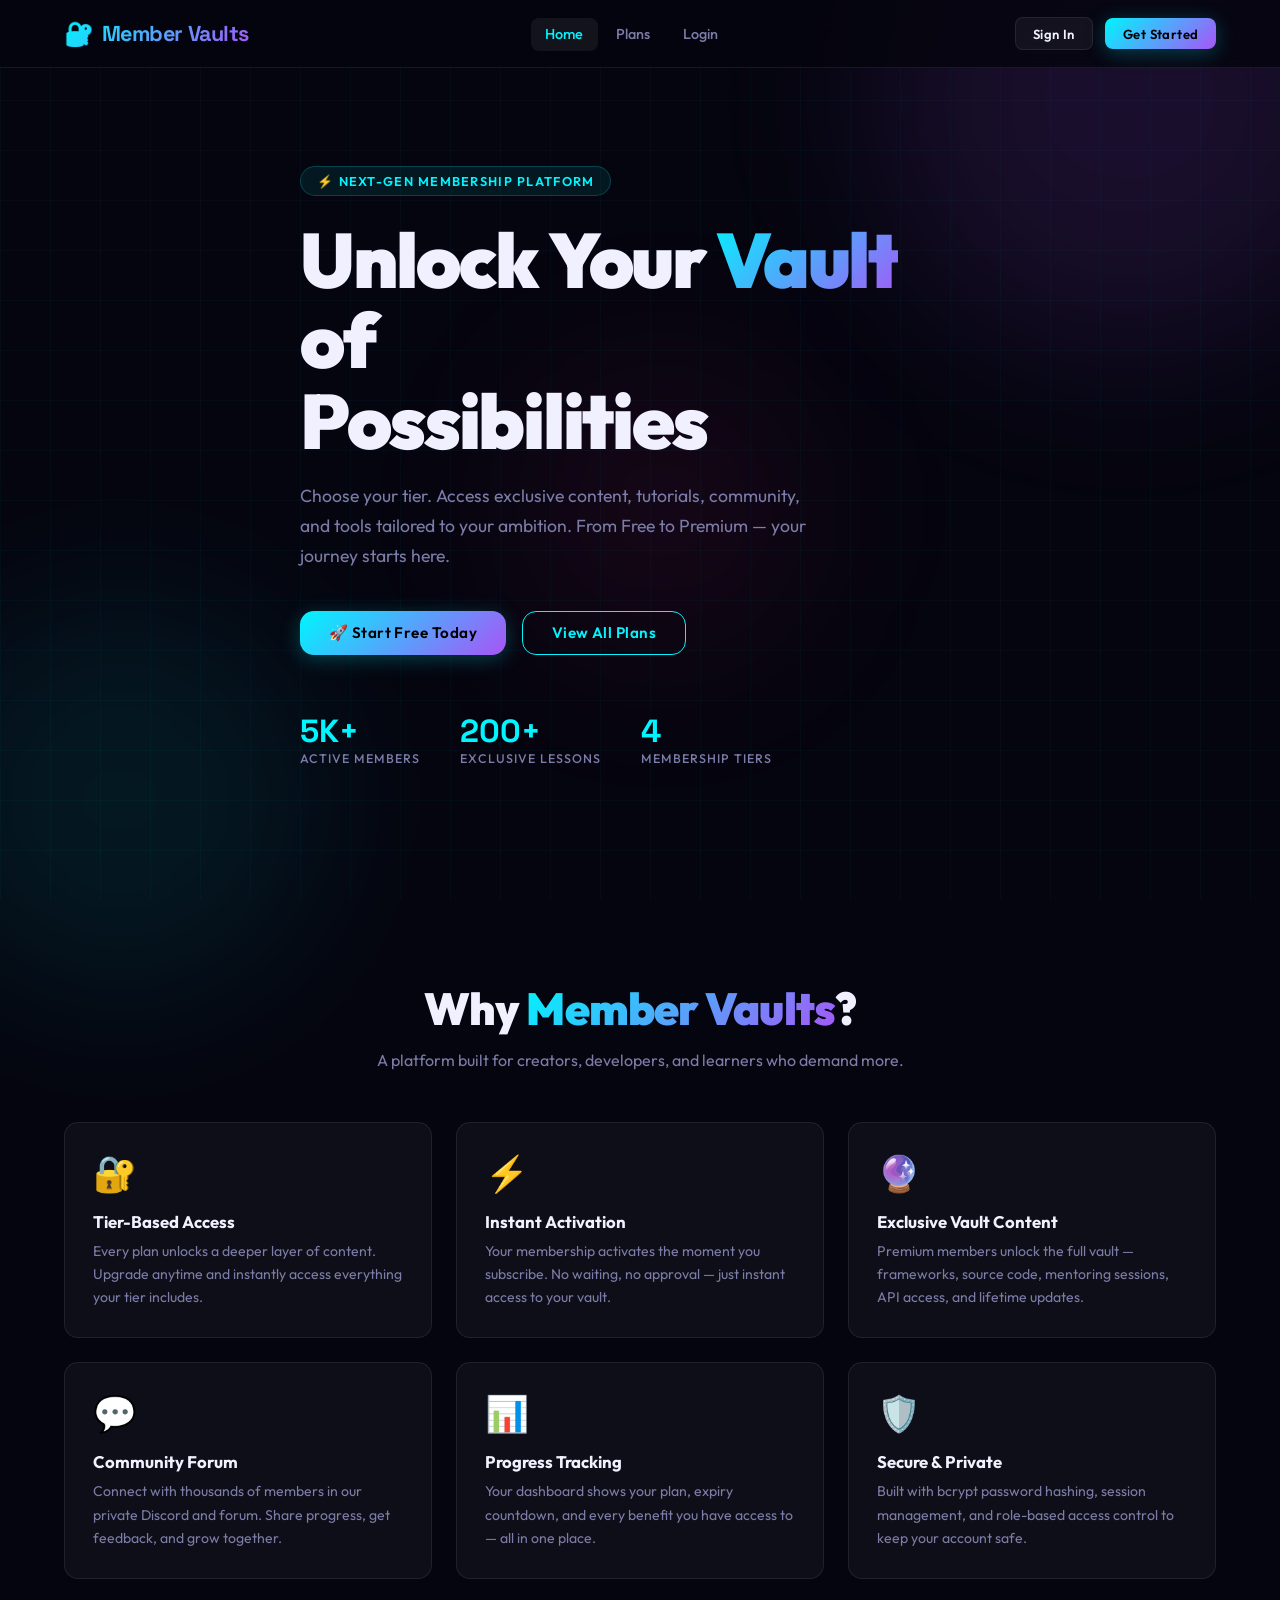
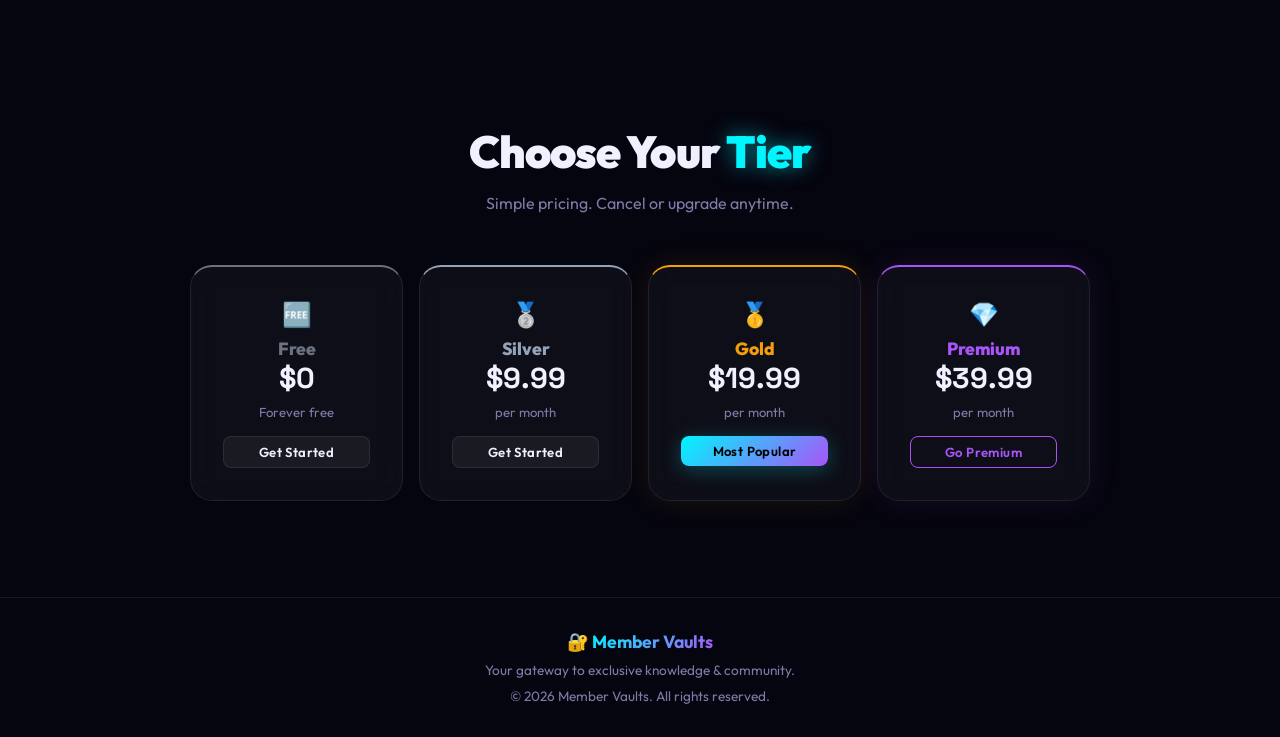
<file: index.html>
<!DOCTYPE html>
<html lang="en">
<head>
  <meta charset="UTF-8"/>
  <meta name="viewport" content="width=device-width,initial-scale=1.0"/>
  <title>Member Vaults – Unlock Your Potential</title>
  <meta name="description" content="Member Vaults – a futuristic subscription membership platform with Free, Silver, Gold, and Premium plans. Unlock tier-based access to exclusive content."/>
  <link rel="stylesheet" href="css/style.css"/>
  <link rel="stylesheet" href="css/components.css"/>
</head>
<body>
  <div class="grid-bg"></div>
  <div class="orb orb-1"></div>
  <div class="orb orb-2"></div>
  <div class="orb orb-3"></div>

  <!-- NAVBAR -->
  <nav class="navbar">
    <div class="container">
      <a class="nav-logo" href="index.html"><span>🔐</span> Member Vaults</a>
      <ul class="nav-links" id="nav-links">
        <li><a href="index.html" class="active">Home</a></li>
        <li><a href="plans.html">Plans</a></li>
        <li><a href="login.html">Login</a></li>
      </ul>
      <div class="nav-actions">
        <a href="login.html" class="btn btn-ghost btn-sm">Sign In</a>
        <a href="register.html" class="btn btn-primary btn-sm">Get Started</a>
        <div class="hamburger" id="hamburger"><span></span><span></span><span></span></div>
      </div>
    </div>
  </nav>

  <!-- HERO -->
  <section class="hero section">
    <div class="container">
      <div class="hero-content">
        <div class="hero-eyebrow fade-up">⚡ Next-Gen Membership Platform</div>
        <h1 class="hero-title fade-up-2">
          Unlock Your <span class="gradient-text">Vault</span> of<br>Possibilities
        </h1>
        <p class="hero-subtitle fade-up-3">
          Choose your tier. Access exclusive content, tutorials, community, and tools tailored to your ambition. From Free to Premium — your journey starts here.
        </p>
        <div class="hero-actions fade-up-4">
          <a href="register.html" class="btn btn-primary">🚀 Start Free Today</a>
          <a href="plans.html" class="btn btn-outline">View All Plans</a>
        </div>
        <div class="hero-stats fade-up-4">
          <div class="stat-item">
            <div class="stat-value">5K+</div>
            <div class="stat-label">Active Members</div>
          </div>
          <div class="stat-item">
            <div class="stat-value">200+</div>
            <div class="stat-label">Exclusive Lessons</div>
          </div>
          <div class="stat-item">
            <div class="stat-value">4</div>
            <div class="stat-label">Membership Tiers</div>
          </div>
        </div>
      </div>
    </div>
  </section>

  <!-- FEATURES -->
  <section class="section" style="padding:5rem 0">
    <div class="container">
      <div class="section-head">
        <h2>Why <span class="gradient-text">Member Vaults</span>?</h2>
        <p>A platform built for creators, developers, and learners who demand more.</p>
      </div>
      <div class="grid-3">
        <div class="feature-card fade-up">
          <div class="feature-icon">🔐</div>
          <div class="feature-title">Tier-Based Access</div>
          <div class="feature-desc">Every plan unlocks a deeper layer of content. Upgrade anytime and instantly access everything your tier includes.</div>
        </div>
        <div class="feature-card fade-up-2">
          <div class="feature-icon">⚡</div>
          <div class="feature-title">Instant Activation</div>
          <div class="feature-desc">Your membership activates the moment you subscribe. No waiting, no approval — just instant access to your vault.</div>
        </div>
        <div class="feature-card fade-up-3">
          <div class="feature-icon">🔮</div>
          <div class="feature-title">Exclusive Vault Content</div>
          <div class="feature-desc">Premium members unlock the full vault — frameworks, source code, mentoring sessions, API access, and lifetime updates.</div>
        </div>
        <div class="feature-card fade-up">
          <div class="feature-icon">💬</div>
          <div class="feature-title">Community Forum</div>
          <div class="feature-desc">Connect with thousands of members in our private Discord and forum. Share progress, get feedback, and grow together.</div>
        </div>
        <div class="feature-card fade-up-2">
          <div class="feature-icon">📊</div>
          <div class="feature-title">Progress Tracking</div>
          <div class="feature-desc">Your dashboard shows your plan, expiry countdown, and every benefit you have access to — all in one place.</div>
        </div>
        <div class="feature-card fade-up-3">
          <div class="feature-icon">🛡️</div>
          <div class="feature-title">Secure & Private</div>
          <div class="feature-desc">Built with bcrypt password hashing, session management, and role-based access control to keep your account safe.</div>
        </div>
      </div>
    </div>
  </section>

  <!-- PLANS PREVIEW -->
  <section class="section" style="padding:4rem 0 6rem">
    <div class="container">
      <div class="section-head">
        <h2>Choose Your <span class="neon-text">Tier</span></h2>
        <p>Simple pricing. Cancel or upgrade anytime.</p>
      </div>
      <div style="display:grid;grid-template-columns:repeat(auto-fit,minmax(200px,1fr));gap:1rem;max-width:900px;margin:0 auto">
        <div class="glass p-4 text-center fade-up" style="border-top:2px solid #6b7280">
          <div style="font-size:1.5rem;margin-bottom:.5rem">🆓</div>
          <div style="font-weight:800;color:#6b7280;font-size:1.1rem">Free</div>
          <div style="font-size:1.8rem;font-weight:900;font-family:var(--font-alt)">$0</div>
          <div class="small mt-1">Forever free</div>
          <a href="register.html" class="btn btn-ghost btn-sm btn-full mt-2">Get Started</a>
        </div>
        <div class="glass p-4 text-center fade-up-2" style="border-top:2px solid #94a3b8">
          <div style="font-size:1.5rem;margin-bottom:.5rem">🥈</div>
          <div style="font-weight:800;color:#94a3b8;font-size:1.1rem">Silver</div>
          <div style="font-size:1.8rem;font-weight:900;font-family:var(--font-alt)">$9.99</div>
          <div class="small mt-1">per month</div>
          <a href="register.html" class="btn btn-ghost btn-sm btn-full mt-2">Get Started</a>
        </div>
        <div class="glass p-4 text-center fade-up-3" style="border-top:2px solid #f59e0b;box-shadow:0 0 30px rgba(245,158,11,.1)">
          <div style="font-size:1.5rem;margin-bottom:.5rem">🥇</div>
          <div style="font-weight:800;color:#f59e0b;font-size:1.1rem">Gold</div>
          <div style="font-size:1.8rem;font-weight:900;font-family:var(--font-alt)">$19.99</div>
          <div class="small mt-1">per month</div>
          <a href="register.html" class="btn btn-primary btn-sm btn-full mt-2">Most Popular</a>
        </div>
        <div class="glass p-4 text-center fade-up-4" style="border-top:2px solid #a855f7;box-shadow:0 0 30px rgba(168,85,247,.1)">
          <div style="font-size:1.5rem;margin-bottom:.5rem">💎</div>
          <div style="font-weight:800;color:#a855f7;font-size:1.1rem">Premium</div>
          <div style="font-size:1.8rem;font-weight:900;font-family:var(--font-alt)">$39.99</div>
          <div class="small mt-1">per month</div>
          <a href="register.html" class="btn btn-outline btn-sm btn-full mt-2" style="border-color:#a855f7;color:#a855f7">Go Premium</a>
        </div>
      </div>
    </div>
  </section>

  <!-- FOOTER -->
  <footer class="footer">
    <div class="container">
      <div class="footer-logo">🔐 <span class="gradient-text">Member Vaults</span></div>
      <p>Your gateway to exclusive knowledge & community.</p>
      <p style="margin-top:.5rem">&copy; 2026 Member Vaults. All rights reserved.</p>
    </div>
  </footer>

  <script src="js/main.js"></script>
</body>
</html>
</file>
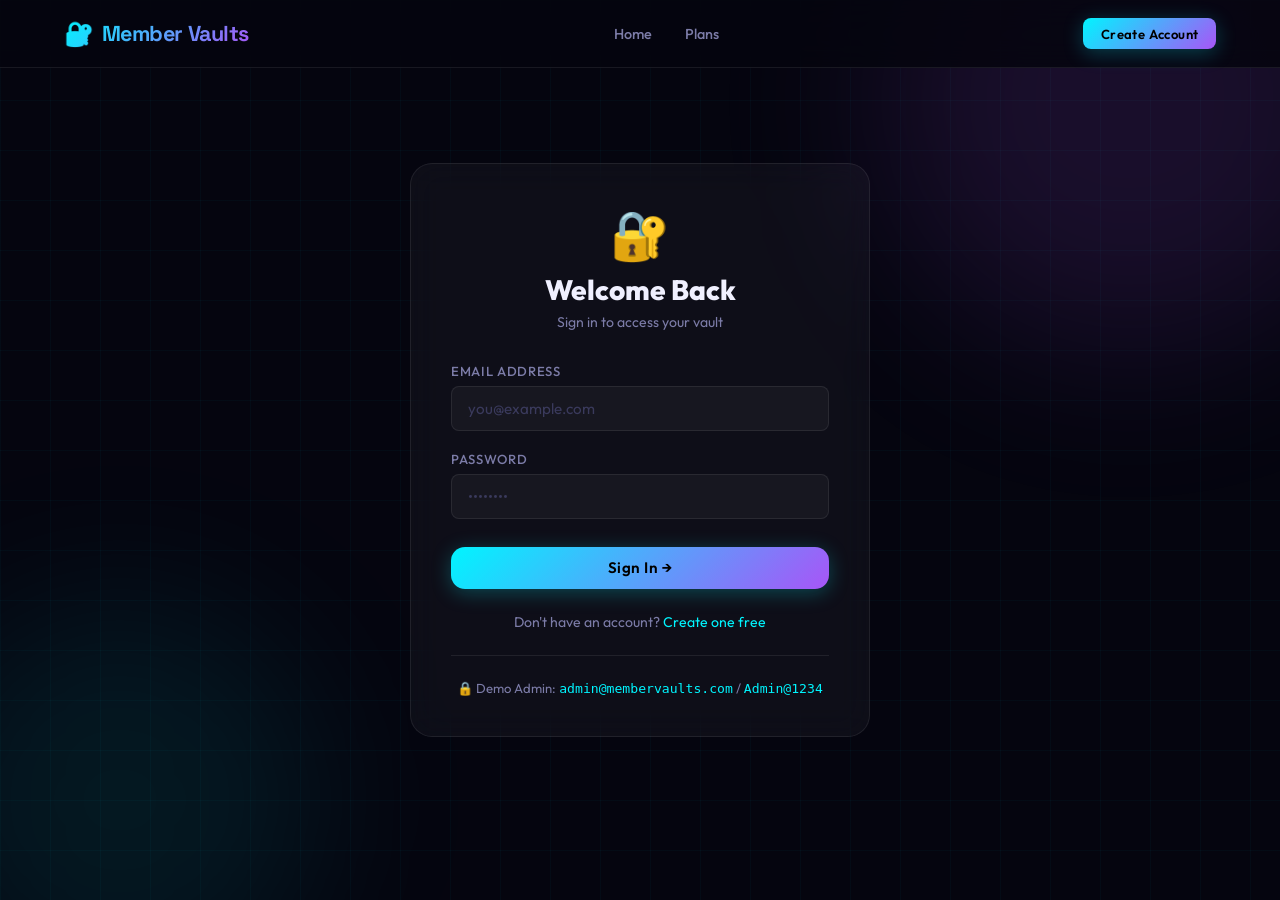
<file: login.html>
<!DOCTYPE html>
<html lang="en">
<head>
  <meta charset="UTF-8"/>
  <meta name="viewport" content="width=device-width,initial-scale=1.0"/>
  <title>Sign In – Member Vaults</title>
  <meta name="description" content="Sign in to your Member Vaults account and access your subscription dashboard."/>
  <link rel="stylesheet" href="css/style.css"/>
  <link rel="stylesheet" href="css/components.css"/>
</head>
<body>
  <div class="grid-bg"></div>
  <div class="orb orb-1"></div>
  <div class="orb orb-2"></div>

  <!-- NAVBAR -->
  <nav class="navbar">
    <div class="container">
      <a class="nav-logo" href="index.html"><span>🔐</span> Member Vaults</a>
      <ul class="nav-links" id="nav-links">
        <li><a href="index.html">Home</a></li>
        <li><a href="plans.html">Plans</a></li>
      </ul>
      <div class="nav-actions">
        <a href="register.html" class="btn btn-primary btn-sm">Create Account</a>
        <div class="hamburger" id="hamburger"><span></span><span></span><span></span></div>
      </div>
    </div>
  </nav>

  <!-- LOGIN -->
  <div class="auth-page">
    <div class="auth-card glass fade-up">
      <div style="text-align:center;margin-bottom:2rem">
        <div style="font-size:3rem;margin-bottom:.5rem">🔐</div>
        <h1 class="auth-title">Welcome Back</h1>
        <p class="auth-subtitle">Sign in to access your vault</p>
      </div>

      <form class="auth-form" id="login-form" novalidate>
        <div class="form-group">
          <label class="form-label" for="email">Email Address</label>
          <input class="form-input" type="email" id="email" name="email" placeholder="you@example.com" required autocomplete="email"/>
        </div>
        <div class="form-group">
          <label class="form-label" for="password">Password</label>
          <input class="form-input" type="password" id="password" name="password" placeholder="••••••••" required autocomplete="current-password"/>
        </div>
        <button type="submit" class="btn btn-primary btn-full" style="margin-top:.5rem">Sign In →</button>
      </form>

      <div class="auth-footer">
        Don't have an account? <a href="register.html">Create one free</a>
      </div>

      <div class="divider"></div>
      <div style="text-align:center">
        <p class="small">🔒 Demo Admin: <code style="color:var(--neon-cyan)">admin@membervaults.com</code> / <code style="color:var(--neon-cyan)">Admin@1234</code></p>
      </div>
    </div>
  </div>

  <script src="js/main.js"></script>
  <script src="js/auth.js"></script>
</body>
</html>
</file>
<file: css/style.css>
/* ============================================================
   Member Vaults – Global Styles (css/style.css)
   Dark Neon-Glassmorphism Theme
============================================================ */

@import url('https://fonts.googleapis.com/css2?family=Outfit:wght@300;400;500;600;700;900&family=Space+Grotesk:wght@300;400;500;700&display=swap');

/* ── Design Tokens ── */
:root {
  --neon-cyan:     #00f5ff;
  --neon-purple:   #a855f7;
  --neon-pink:     #f72585;
  --neon-gold:     #f59e0b;
  --neon-silver:   #94a3b8;

  --bg-base:       #05050f;
  --bg-surface:    #0d0d1a;
  --bg-card:       rgba(255,255,255,0.04);
  --glass-border:  rgba(255,255,255,0.08);
  --glass-blur:    16px;

  --text-primary:  #f0f0ff;
  --text-muted:    #7c7ca8;
  --text-dim:      #3a3a5c;

  --radius-sm:     8px;
  --radius-md:     14px;
  --radius-lg:     22px;
  --radius-xl:     32px;

  --transition:    0.25s cubic-bezier(0.4,0,0.2,1);
  --font-main:     'Outfit', sans-serif;
  --font-alt:      'Space Grotesk', sans-serif;
}

/* ── Reset ── */
*, *::before, *::after { box-sizing: border-box; margin: 0; padding: 0; }
html { scroll-behavior: smooth; }
body {
  font-family: var(--font-main);
  background: var(--bg-base);
  color: var(--text-primary);
  min-height: 100vh;
  overflow-x: hidden;
}

a { color: var(--neon-cyan); text-decoration: none; transition: opacity var(--transition); }
a:hover { opacity: .75; }
ul { list-style: none; }
img { max-width: 100%; }

/* ── Scrollbar ── */
::-webkit-scrollbar { width: 6px; }
::-webkit-scrollbar-track { background: var(--bg-base); }
::-webkit-scrollbar-thumb { background: var(--neon-purple); border-radius: 99px; }

/* ── Grid Background ── */
.grid-bg {
  position: fixed; inset: 0; z-index: 0; pointer-events: none;
  background-image:
    linear-gradient(rgba(0,245,255,0.03) 1px, transparent 1px),
    linear-gradient(90deg, rgba(0,245,255,0.03) 1px, transparent 1px);
  background-size: 50px 50px;
}

/* ── Glow Orbs ── */
.orb {
  position: fixed; border-radius: 50%; filter: blur(80px);
  pointer-events: none; z-index: 0; animation: drift 12s ease-in-out infinite alternate;
}
.orb-1 { width: 500px; height: 500px; background: rgba(168,85,247,.12); top: -150px; right: -100px; }
.orb-2 { width: 400px; height: 400px; background: rgba(0,245,255,.08); bottom: -100px; left: -80px; animation-delay:-6s; }
.orb-3 { width: 300px; height: 300px; background: rgba(247,37,133,.07); top: 40%; left: 40%; animation-delay:-3s; }

@keyframes drift {
  from { transform: translate(0,0) scale(1); }
  to   { transform: translate(30px,20px) scale(1.05); }
}

/* ── Glass Card ── */
.glass {
  background: var(--bg-card);
  border: 1px solid var(--glass-border);
  backdrop-filter: blur(var(--glass-blur));
  -webkit-backdrop-filter: blur(var(--glass-blur));
  border-radius: var(--radius-lg);
}

/* ── Neon Text ── */
.neon-text { color: var(--neon-cyan); text-shadow: 0 0 20px rgba(0,245,255,.5), 0 0 60px rgba(0,245,255,.2); }
.neon-purple { color: var(--neon-purple); text-shadow: 0 0 20px rgba(168,85,247,.5); }
.neon-pink   { color: var(--neon-pink);   text-shadow: 0 0 20px rgba(247,37,133,.5); }
.neon-gold   { color: var(--neon-gold);   text-shadow: 0 0 20px rgba(245,158,11,.5); }

/* ── Buttons ── */
.btn {
  display: inline-flex; align-items: center; justify-content: center; gap: .5rem;
  padding: .7rem 1.8rem; border-radius: var(--radius-md); font-family: var(--font-main);
  font-size: .95rem; font-weight: 600; cursor: pointer; border: none;
  transition: all var(--transition); position: relative; overflow: hidden;
  letter-spacing: .03em;
}
.btn::after {
  content: ''; position: absolute; inset: 0;
  background: rgba(255,255,255,.06); opacity: 0; transition: opacity var(--transition);
}
.btn:hover::after { opacity: 1; }

.btn-primary {
  background: linear-gradient(135deg, var(--neon-cyan), var(--neon-purple));
  color: #000; box-shadow: 0 4px 20px rgba(0,245,255,.25);
}
.btn-primary:hover { transform: translateY(-2px); box-shadow: 0 6px 30px rgba(0,245,255,.4); }

.btn-outline {
  background: transparent; color: var(--neon-cyan);
  border: 1.5px solid var(--neon-cyan); box-shadow: inset 0 0 0 0 rgba(0,245,255,.1);
}
.btn-outline:hover {
  background: rgba(0,245,255,.08); transform: translateY(-2px);
  box-shadow: 0 0 20px rgba(0,245,255,.2);
}

.btn-ghost {
  background: rgba(255,255,255,.05); color: var(--text-primary);
  border: 1px solid var(--glass-border);
}
.btn-ghost:hover { background: rgba(255,255,255,.1); transform: translateY(-1px); }

.btn-danger {
  background: linear-gradient(135deg, #ef4444, #dc2626);
  color: #fff; box-shadow: 0 4px 16px rgba(239,68,68,.3);
}
.btn-danger:hover { transform: translateY(-2px); box-shadow: 0 6px 24px rgba(239,68,68,.5); }

.btn-sm { padding: .45rem 1.1rem; font-size: .82rem; border-radius: var(--radius-sm); }
.btn-full { width: 100%; }

.btn:disabled { opacity: .4; cursor: not-allowed; transform: none !important; }

/* ── Input Fields ── */
.form-group { display: flex; flex-direction: column; gap: .45rem; }
.form-label { font-size: .82rem; font-weight: 500; color: var(--text-muted); letter-spacing: .05em; text-transform: uppercase; }
.form-input {
  background: rgba(255,255,255,.04); border: 1.5px solid var(--glass-border);
  color: var(--text-primary); border-radius: var(--radius-sm); padding: .75rem 1rem;
  font-family: var(--font-main); font-size: .95rem; transition: all var(--transition); outline: none;
}
.form-input:focus { border-color: var(--neon-cyan); box-shadow: 0 0 0 3px rgba(0,245,255,.12); background: rgba(0,245,255,.04); }
.form-input::placeholder { color: var(--text-dim); }
.form-input.error { border-color: var(--neon-pink) !important; box-shadow: 0 0 0 3px rgba(247,37,133,.12); }
select.form-input { cursor: pointer; }
select.form-input option { background: #1a1a2e; color: var(--text-primary); }

/* ── Badge ── */
.badge {
  display: inline-flex; align-items: center; gap: .35rem;
  padding: .25rem .85rem; border-radius: 99px; font-size: .75rem;
  font-weight: 700; letter-spacing: .08em; text-transform: uppercase;
}

/* ── Section ── */
.section { position: relative; z-index: 1; }
.container { max-width: 1200px; margin: 0 auto; padding: 0 1.5rem; }

/* ── Page Content ── */
.page-content { padding-top: 90px; padding-bottom: 60px; min-height: 100vh; position: relative; z-index: 1; }

/* ── Grid layouts ── */
.grid-2 { display: grid; grid-template-columns: repeat(2, 1fr); gap: 1.5rem; }
.grid-3 { display: grid; grid-template-columns: repeat(3, 1fr); gap: 1.5rem; }
.grid-4 { display: grid; grid-template-columns: repeat(4, 1fr); gap: 1.5rem; }

@media (max-width: 900px) {
  .grid-4, .grid-3 { grid-template-columns: repeat(2, 1fr); }
}
@media (max-width: 580px) {
  .grid-4, .grid-3, .grid-2 { grid-template-columns: 1fr; }
}

/* ── Divider ── */
.divider { height: 1px; background: var(--glass-border); margin: 1.5rem 0; }

/* ── Toast ── */
#toast-container {
  position: fixed; top: 1.5rem; right: 1.5rem;
  display: flex; flex-direction: column; gap: .75rem; z-index: 9999;
}
.toast {
  padding: .85rem 1.4rem; border-radius: var(--radius-md);
  font-size: .9rem; font-weight: 500; min-width: 260px; max-width: 360px;
  backdrop-filter: blur(16px); border: 1px solid;
  animation: slideIn .3s ease forwards;
  display: flex; align-items: center; gap: .6rem;
}
.toast.success { background: rgba(16,185,129,.15); border-color: rgba(16,185,129,.4); color: #6ee7b7; }
.toast.error   { background: rgba(247,37,133,.12); border-color: rgba(247,37,133,.35); color: #fca5a5; }
.toast.info    { background: rgba(0,245,255,.1);   border-color: rgba(0,245,255,.3);   color: var(--neon-cyan); }

@keyframes slideIn {
  from { transform: translateX(110%); opacity: 0; }
  to   { transform: translateX(0);    opacity: 1; }
}
@keyframes fadeOut {
  from { opacity: 1; transform: translateX(0); }
  to   { opacity: 0; transform: translateX(110%); }
}

/* ── Spinner ── */
.spinner {
  width: 36px; height: 36px; border-radius: 50%;
  border: 3px solid rgba(0,245,255,.15);
  border-top-color: var(--neon-cyan);
  animation: spin .7s linear infinite; margin: 2rem auto;
}
@keyframes spin { to { transform: rotate(360deg); } }

/* ── Loader overlay ── */
.loading-overlay {
  position: fixed; inset: 0; background: rgba(5,5,15,.85);
  display: flex; align-items: center; justify-content: center;
  z-index: 8888; backdrop-filter: blur(4px);
}

/* ── Tier locked ── */
.tier-locked {
  filter: blur(4px) brightness(.4);
  pointer-events: none; user-select: none;
  position: relative;
}
.lock-badge {
  position: absolute; inset: 0; display: flex; align-items: center; justify-content: center;
  font-size: 2rem; z-index: 2;
}

/* ── Animated gradient text ── */
.gradient-text {
  background: linear-gradient(135deg, var(--neon-cyan), var(--neon-purple), var(--neon-pink));
  background-size: 200% 200%; -webkit-background-clip: text; -webkit-text-fill-color: transparent;
  background-clip: text; animation: gradientShift 4s ease infinite;
}
@keyframes gradientShift {
  0%   { background-position: 0% 50%; }
  50%  { background-position: 100% 50%; }
  100% { background-position: 0% 50%; }
}

/* ── Utilities ── */
.text-center { text-align: center; }
.text-right  { text-align: right; }
.flex        { display: flex; }
.flex-center { display: flex; align-items: center; justify-content: center; }
.flex-between{ display: flex; align-items: center; justify-content: space-between; }
.gap-1 { gap: .5rem; }
.gap-2 { gap: 1rem; }
.gap-3 { gap: 1.5rem; }
.mt-1  { margin-top: .5rem; }
.mt-2  { margin-top: 1rem; }
.mt-3  { margin-top: 1.5rem; }
.mb-2  { margin-bottom: 1rem; }
.mb-3  { margin-bottom: 1.5rem; }
.p-3   { padding: 1.5rem; }
.p-4   { padding: 2rem; }
.hidden { display: none !important; }
.w-full { width: 100%; }
.font-bold { font-weight: 700; }
.small { font-size: .82rem; color: var(--text-muted); }
</file>
<file: css/components.css>
/* ============================================================
   Member Vaults – Components (css/components.css)
============================================================ */

/* ── Navbar ── */
.navbar {
  position: fixed; top: 0; left: 0; right: 0; z-index: 999;
  background: rgba(5,5,15,.85); backdrop-filter: blur(20px);
  border-bottom: 1px solid var(--glass-border);
  height: 68px; display: flex; align-items: center;
  transition: all var(--transition);
}
.navbar .container { display: flex; align-items: center; justify-content: space-between; width: 100%; }
.nav-logo {
  font-family: var(--font-alt); font-size: 1.35rem; font-weight: 700;
  background: linear-gradient(135deg, var(--neon-cyan), var(--neon-purple));
  -webkit-background-clip: text; -webkit-text-fill-color: transparent;
  background-clip: text; display: flex; align-items: center; gap:.5rem;
  letter-spacing: -.02em;
}
.nav-logo span { font-size: 1.5rem; }
.nav-links { display: flex; align-items: center; gap: .25rem; }
.nav-links a {
  padding: .45rem .9rem; border-radius: var(--radius-sm); color: var(--text-muted);
  font-size: .9rem; font-weight: 500; transition: all var(--transition);
}
.nav-links a:hover, .nav-links a.active { color: var(--text-primary); background: rgba(255,255,255,.06); }
.nav-links a.active { color: var(--neon-cyan); }
.nav-actions { display: flex; align-items: center; gap: .75rem; }
.nav-user {
  display: flex; align-items: center; gap: .5rem;
  font-size: .88rem; color: var(--text-muted);
}
.nav-user strong { color: var(--text-primary); }
.hamburger { display: none; flex-direction: column; gap: 5px; cursor: pointer; padding: 4px; }
.hamburger span { display: block; width: 22px; height: 2px; background: var(--text-primary); border-radius: 99px; transition: all .3s; }

@media (max-width: 768px) {
  .nav-links { display: none; position: absolute; top: 68px; left:0; right:0; background: rgba(5,5,15,.97); flex-direction: column; padding: 1rem; gap: .25rem; border-bottom: 1px solid var(--glass-border); }
  .nav-links.open { display: flex; }
  .hamburger { display: flex; }
}

/* ── Hero Section ── */
.hero {
  min-height: 100vh; display: flex; align-items: center;
  position: relative; z-index: 1; padding: 6rem 0 4rem;
}
.hero-content { max-width: 680px; }
.hero-eyebrow {
  display: inline-flex; align-items: center; gap: .5rem;
  padding: .35rem 1rem; background: rgba(0,245,255,.08);
  border: 1px solid rgba(0,245,255,.2); border-radius: 99px;
  font-size: .8rem; font-weight: 600; color: var(--neon-cyan);
  letter-spacing: .1em; text-transform: uppercase; margin-bottom: 1.5rem;
}
.hero-title { font-size: clamp(2.8rem, 6vw, 5rem); font-weight: 900; line-height: 1.05; margin-bottom: 1.25rem; letter-spacing: -.03em; }
.hero-subtitle { font-size: 1.1rem; color: var(--text-muted); max-width: 520px; line-height: 1.7; margin-bottom: 2.5rem; }
.hero-actions { display: flex; gap: 1rem; flex-wrap: wrap; }
.hero-stats { display: flex; gap: 2.5rem; margin-top: 3.5rem; flex-wrap: wrap; }
.stat-item { }
.stat-value { font-size: 2rem; font-weight: 900; font-family: var(--font-alt); color: var(--neon-cyan); }
.stat-label { font-size: .78rem; color: var(--text-muted); font-weight: 500; text-transform: uppercase; letter-spacing: .08em; }

/* ── Plan Cards ── */
.plans-grid { display: grid; grid-template-columns: repeat(auto-fit, minmax(260px, 1fr)); gap: 1.5rem; }
.plan-card {
  padding: 2rem; border-radius: var(--radius-lg); position: relative;
  display: flex; flex-direction: column; gap: 1rem;
  background: rgba(255,255,255,.04); border: 1px solid var(--glass-border);
  backdrop-filter: blur(12px); transition: all var(--transition);
  overflow: hidden;
}
.plan-card::before {
  content: ''; position: absolute; top: 0; left: 0; right: 0; height: 2px;
  background: var(--plan-color, var(--neon-cyan));
  box-shadow: 0 0 12px var(--plan-color, var(--neon-cyan));
}
.plan-card:hover { transform: translateY(-6px); border-color: rgba(255,255,255,.15); box-shadow: 0 20px 60px rgba(0,0,0,.4); }
.plan-card.popular { border-color: var(--neon-purple); box-shadow: 0 0 30px rgba(168,85,247,.15); }
.plan-header { display: flex; align-items: center; justify-content: space-between; }
.plan-name { font-size: 1.15rem; font-weight: 700; }
.plan-badge {
  padding: .2rem .7rem; border-radius: 99px; font-size: .68rem;
  font-weight: 700; letter-spacing: .08em; text-transform: uppercase;
}
.plan-price { }
.plan-price .amount { font-size: 2.5rem; font-weight: 900; font-family: var(--font-alt); }
.plan-price .period { font-size: .85rem; color: var(--text-muted); font-weight: 400; }
.plan-features { display: flex; flex-direction: column; gap: .6rem; flex: 1; }
.plan-feature {
  display: flex; align-items: center; gap: .6rem;
  font-size: .88rem; color: var(--text-muted);
}
.plan-feature .icon { color: var(--neon-cyan); font-size: .9rem; flex-shrink: 0; }
.plan-cta { margin-top: .5rem; }
.popular-ribbon {
  position: absolute; top: 1.2rem; right: -1.5rem;
  background: linear-gradient(135deg, var(--neon-purple), var(--neon-pink));
  color: #fff; font-size: .65rem; font-weight: 700; padding: .2rem 2rem;
  transform: rotate(30deg); letter-spacing: .1em; text-transform: uppercase;
}

/* ── Dashboard Cards ── */
.dash-stat {
  padding: 1.5rem; border-radius: var(--radius-md);
  background: rgba(255,255,255,.04); border: 1px solid var(--glass-border);
  transition: all var(--transition);
}
.dash-stat:hover { border-color: rgba(255,255,255,.12); transform: translateY(-2px); }
.dash-stat-icon { font-size: 2rem; margin-bottom: .75rem; }
.dash-stat-value { font-size: 1.8rem; font-weight: 800; font-family: var(--font-alt); }
.dash-stat-label { font-size: .8rem; color: var(--text-muted); font-weight: 500; margin-top: .25rem; }

/* ── Tier Content Blocks ── */
.tier-section {
  border-radius: var(--radius-md); padding: 1.75rem;
  background: rgba(255,255,255,.03); border: 1px solid var(--glass-border);
  margin-bottom: 1.25rem; position: relative; overflow: hidden; transition: all var(--transition);
}
.tier-section.unlocked { border-color: rgba(0,245,255,.15); }
.tier-section.locked {
  filter: blur(2px) brightness(.5);
  pointer-events: none; user-select: none;
}
.tier-section-head { display: flex; align-items: center; gap: .75rem; margin-bottom: 1rem; }
.tier-section-head h3 { font-size: 1rem; font-weight: 700; }
.tier-lock-icon { font-size: 1.2rem; margin-left: auto; color: var(--text-dim); }

/* ── Subscription Banner ── */
.sub-banner {
  padding: 1.5rem 2rem; border-radius: var(--radius-lg); display: flex;
  align-items: center; gap: 1.5rem; flex-wrap: wrap;
  background: rgba(255,255,255,.04); border: 1px solid var(--glass-border);
  margin-bottom: 2rem;
}
.sub-plan-badge {
  padding: .5rem 1.2rem; border-radius: 99px; font-weight: 800;
  font-size: .9rem; letter-spacing: .06em; text-transform: uppercase;
}
.expiry-text { font-size: .85rem; color: var(--text-muted); }
.expiry-text strong { color: var(--text-primary); }

/* ── Table ── */
.data-table { width: 100%; border-collapse: collapse; font-size: .88rem; }
.data-table th {
  text-align: left; padding: .85rem 1rem; font-size: .75rem;
  font-weight: 600; color: var(--text-muted); text-transform: uppercase;
  letter-spacing: .08em; border-bottom: 1px solid var(--glass-border);
}
.data-table td { padding: .85rem 1rem; border-bottom: 1px solid rgba(255,255,255,.04); }
.data-table tr:last-child td { border-bottom: none; }
.data-table tr:hover td { background: rgba(255,255,255,.025); }

/* ── Auth Forms ── */
.auth-page {
  min-height: 100vh; display: flex; align-items: center;
  justify-content: center; padding: 2rem 1rem; position: relative; z-index: 1;
}
.auth-card {
  width: 100%; max-width: 460px; padding: 2.5rem;
  animation: fadeUp .4s ease;
}
.auth-title { font-size: 1.75rem; font-weight: 800; margin-bottom: .35rem; }
.auth-subtitle { font-size: .88rem; color: var(--text-muted); margin-bottom: 2rem; }
.auth-form { display: flex; flex-direction: column; gap: 1.25rem; }
.auth-footer { text-align: center; margin-top: 1.5rem; font-size: .88rem; color: var(--text-muted); }

/* ── Section Headings ── */
.section-head { text-align: center; margin-bottom: 3rem; }
.section-head h2 { font-size: clamp(1.8rem,4vw,2.8rem); font-weight: 900; margin-bottom: .6rem; letter-spacing: -.02em; }
.section-head p { font-size: 1rem; color: var(--text-muted); max-width: 560px; margin: 0 auto; line-height: 1.7; }

/* ── Admin Stats Row ── */
.admin-stat {
  padding: 1.5rem; border-radius: var(--radius-md); text-align: center;
  background: rgba(255,255,255,.04); border: 1px solid var(--glass-border);
  transition: all var(--transition);
}
.admin-stat:hover { transform: translateY(-3px); border-color: var(--neon-cyan); box-shadow: 0 0 20px rgba(0,245,255,.1); }
.admin-stat-icon { font-size: 2rem; margin-bottom: .5rem; }
.admin-stat-value { font-size: 2.2rem; font-weight: 900; font-family: var(--font-alt); }
.admin-stat-label { font-size: .78rem; color: var(--text-muted); text-transform: uppercase; letter-spacing: .08em; }

/* ── Progress Bar ── */
.progress-bar { height: 4px; background: rgba(255,255,255,.08); border-radius: 99px; overflow: hidden; margin-top: .5rem; }
.progress-fill { height: 100%; border-radius: 99px; background: linear-gradient(90deg,var(--neon-cyan),var(--neon-purple)); transition: width .6s ease; }

/* ── Feature Section ── */
.feature-card {
  padding: 1.75rem; border-radius: var(--radius-md);
  background: rgba(255,255,255,.04); border: 1px solid var(--glass-border);
  transition: all var(--transition);
}
.feature-card:hover { transform: translateY(-5px); border-color: rgba(0,245,255,.2); box-shadow: 0 20px 50px rgba(0,0,0,.3); }
.feature-icon { font-size: 2.2rem; margin-bottom: 1rem; }
.feature-title { font-size: 1.05rem; font-weight: 700; margin-bottom: .5rem; }
.feature-desc { font-size: .88rem; color: var(--text-muted); line-height: 1.65; }

/* ── Animations ── */
@keyframes fadeUp {
  from { opacity:0; transform: translateY(24px); }
  to   { opacity:1; transform: translateY(0); }
}
.fade-up { animation: fadeUp .5s ease both; }
.fade-up-2 { animation: fadeUp .5s .1s ease both; }
.fade-up-3 { animation: fadeUp .5s .2s ease both; }
.fade-up-4 { animation: fadeUp .5s .3s ease both; }

/* ── Footer ── */
.footer {
  border-top: 1px solid var(--glass-border); padding: 2rem 0;
  text-align: center; color: var(--text-muted); font-size: .85rem; position: relative; z-index: 1;
}
.footer-logo { font-size: 1.1rem; font-weight: 700; margin-bottom: .5rem; }

/* ── Countdown ── */
.countdown { display: flex; gap: 1rem; flex-wrap: wrap; }
.countdown-unit { text-align: center; }
.countdown-val { font-size: 1.6rem; font-weight: 800; font-family: var(--font-alt); color: var(--neon-cyan); display: block; }
.countdown-label { font-size: .65rem; color: var(--text-muted); text-transform: uppercase; letter-spacing: .1em; }

/* ── Tooltip ── */
[data-tip] { position: relative; cursor: default; }
[data-tip]::after {
  content: attr(data-tip); position: absolute; bottom: calc(100% + 8px); left: 50%;
  transform: translateX(-50%); background: rgba(10,10,25,.95); color: var(--text-primary);
  font-size: .75rem; padding: .4rem .8rem; border-radius: var(--radius-sm); white-space: nowrap;
  border: 1px solid var(--glass-border); pointer-events: none; opacity: 0; transition: opacity .2s;
}
[data-tip]:hover::after { opacity: 1; }

/* ── Search Bar ── */
.search-bar {
  display: flex; align-items: center; gap: .5rem;
  background: rgba(255,255,255,.04); border: 1px solid var(--glass-border);
  border-radius: var(--radius-sm); padding: .5rem 1rem;
}
.search-bar input { background: none; border: none; outline: none; color: var(--text-primary); font-family: var(--font-main); font-size: .9rem; width: 220px; }
.search-bar input::placeholder { color: var(--text-dim); }

/* ── Tag Pills ── */
.tag { display: inline-block; padding: .2rem .65rem; border-radius: 99px; font-size: .72rem; font-weight: 600; letter-spacing: .05em; border: 1px solid; }
.tag-cyan   { color: var(--neon-cyan);   background: rgba(0,245,255,.08);   border-color: rgba(0,245,255,.25); }
.tag-purple { color: var(--neon-purple); background: rgba(168,85,247,.08);  border-color: rgba(168,85,247,.25); }
.tag-gold   { color: var(--neon-gold);   background: rgba(245,158,11,.08);  border-color: rgba(245,158,11,.25); }
.tag-pink   { color: var(--neon-pink);   background: rgba(247,37,133,.08);  border-color: rgba(247,37,133,.25); }
.tag-gray   { color: var(--text-muted);  background: rgba(255,255,255,.05); border-color: var(--glass-border); }
</file>
